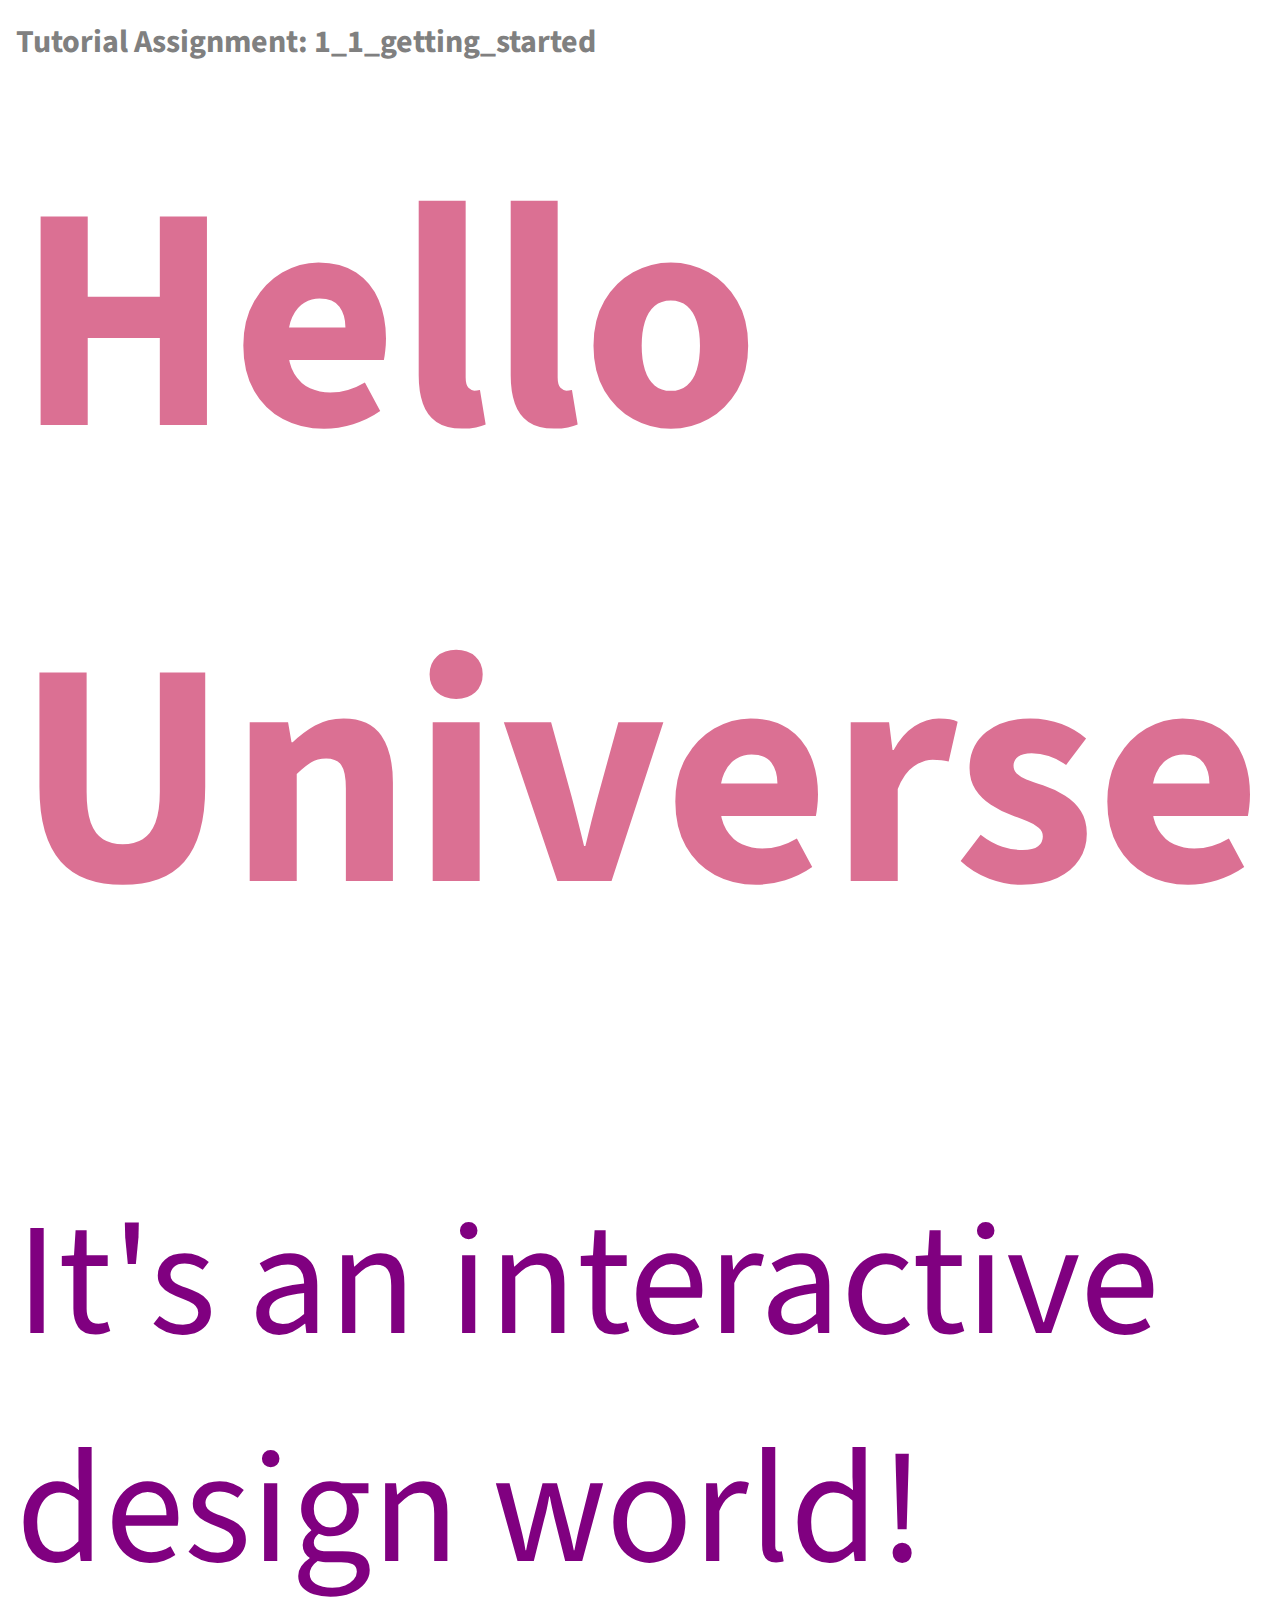
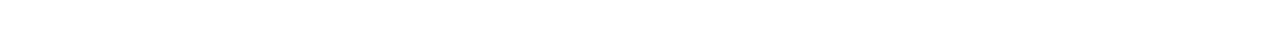
<file: 1_1_getting_started/index.html>
<!DOCTYPE html>
  <head>
    <meta charset="utf-8">
    <title>Interactive Data Visualization Tutorial</title>
    <link rel="stylesheet" href="https://fonts.googleapis.com/css?family=Source+Sans+Pro">
    <link rel="stylesheet" href="./style.css">
  </head>
  <body>
    <h3>Tutorial Assignment: 1_1_getting_started </h3>
    <h1>Hello Universe</h1>
    <p>It's an interactive design world!</p>
  </body>
</html>
</file>
<file: 1_1_getting_started/style.css>
body {
  font-family: "Source Sans Pro", sans-serif;
  font-size: 16px;
  padding: .5em;
}

h1 {
  font-size: 20em; 
  margin: 0.10em 0; color: palevioletred
}

h3 {
  font-size: 2em;
  margin: 0.1em 0; color: grey
}

p {
  font-size: 10em; color: purple; margin-block-end: 10pt;
}
</file>
